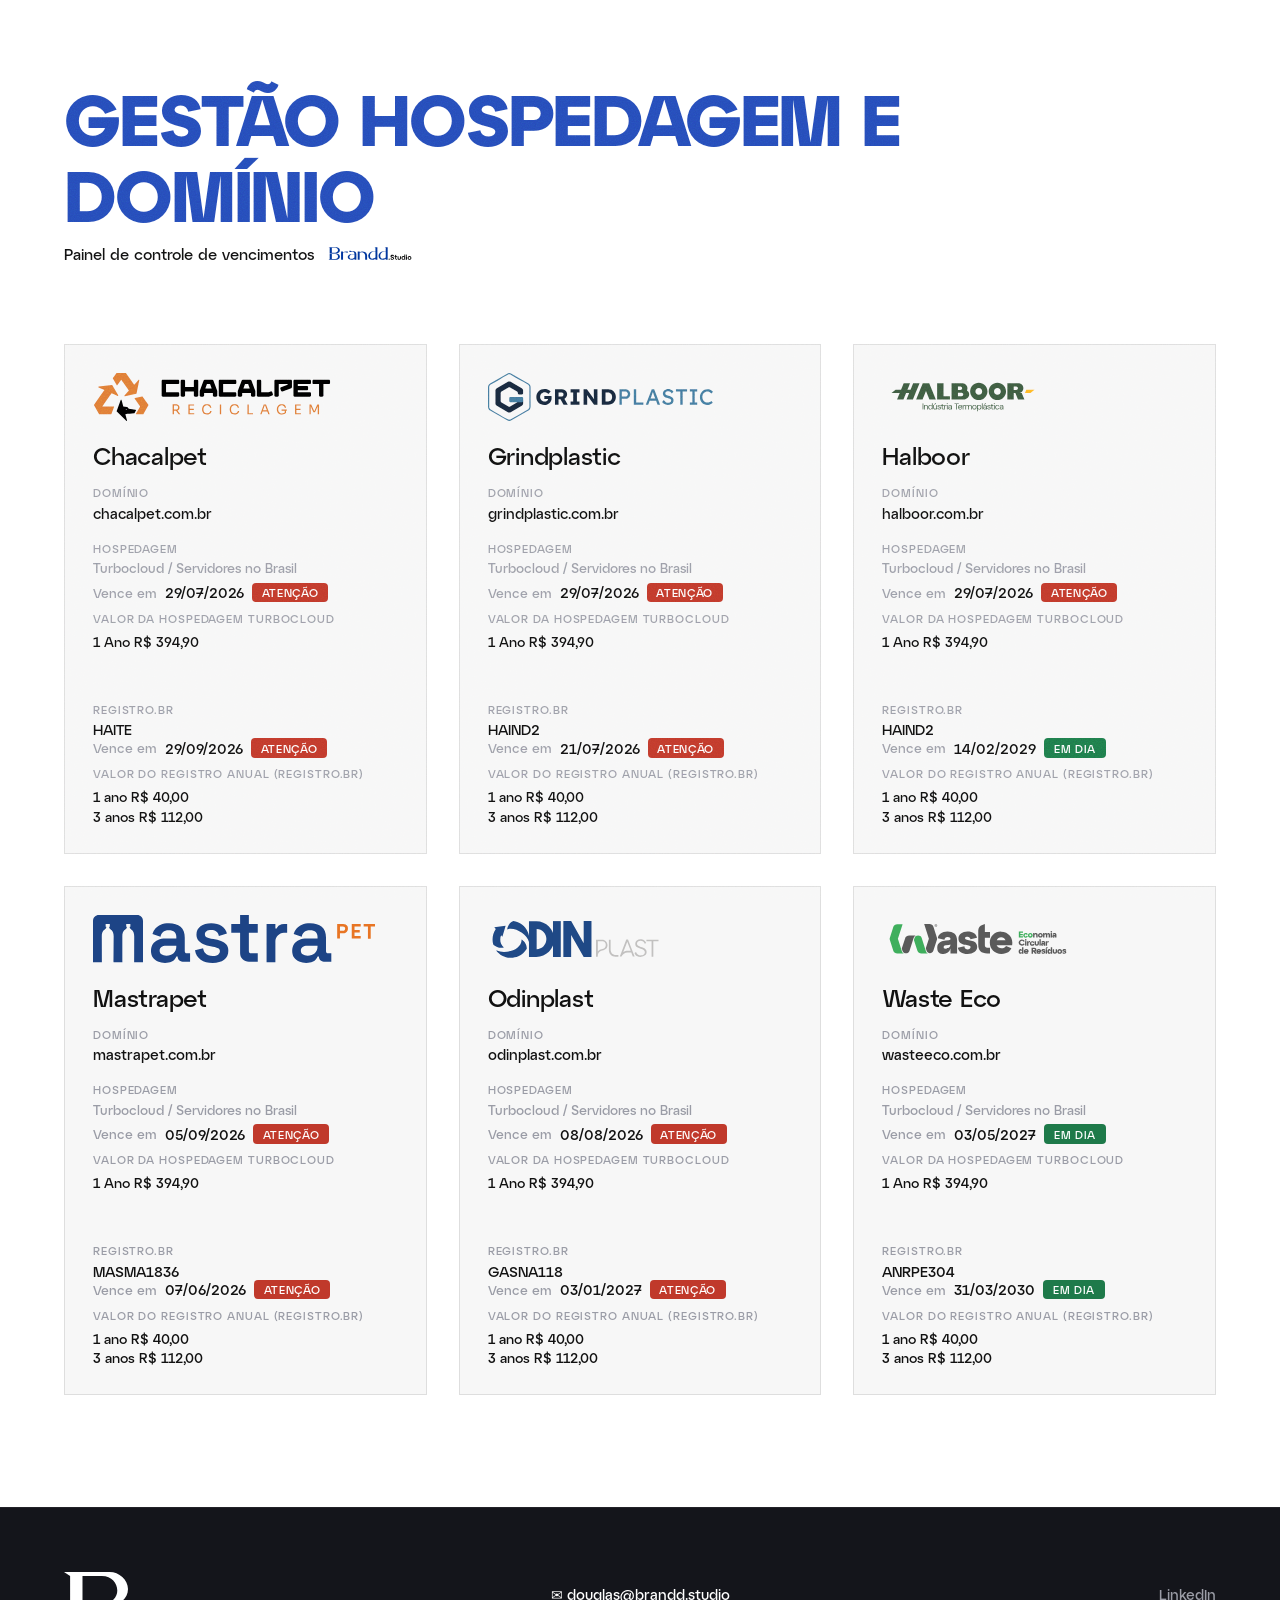
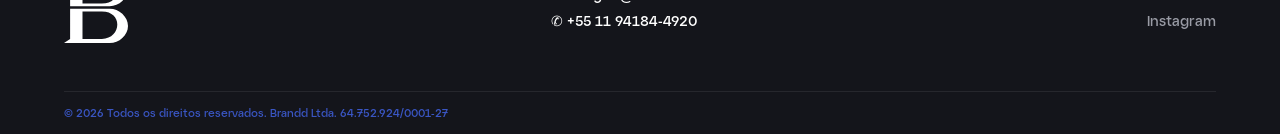
<file: clientes/em8x4kq2f9j3r/gestao-hospedagem-dominios/index.html>
<!DOCTYPE html>
<html lang="pt-BR">
<head>
<meta charset="UTF-8">
<meta name="viewport" content="width=device-width, initial-scale=1.0">
<title>Gestão Hospedagem e Domínio — Brandd Studio</title>
<link rel="stylesheet" href="styles.css">
<link rel="icon" type="image/svg+xml" href="../../../assets/favicon.svg">
</head>
<body>

<header class="page-header">
  <h1>Gestão Hospedagem e Domínio</h1>
  <p class="subtext">
    Painel de controle de vencimentos
    <img class="subtext-logo" src="../../../logo/brandd-logo.svg" alt="Brandd Studio">
  </p>
</header>

<main class="cards-grid">

  <article class="card" data-hosting="2026-07-29" data-registro="2026-09-29">
    <img class="card-logo" src="assets/chacalpet-logo.svg" alt="Chacalpet">
    <h2>Chacalpet</h2>
    <div class="field">
      <span class="label">Domínio</span>
      <span class="value">chacalpet.com.br</span>
    </div>
    <div class="field">
      <span class="label">Hospedagem</span>
      <span class="provider">Turbocloud / Servidores no Brasil</span>
      <span class="due-line">Vence em <span class="date">29/07/2026</span> <span class="badge badge-hosting"></span></span>
      <div class="price-block">
        <span class="label">Valor da Hospedagem TurboCloud</span>
        <span class="price-line">1 Ano <strong>R$ 394,90</strong></span>
      </div>
    </div>
    <div class="divider"></div>
    <div class="field">
      <span class="label">Registro.br</span>
      <span class="value">HAITE</span>
      <span class="due-line">Vence em <span class="date">29/09/2026</span> <span class="badge badge-registro"></span></span>
      <div class="price-block">
        <span class="label">Valor do Registro Anual (Registro.br)</span>
        <span class="price-line">1 ano <strong>R$ 40,00</strong></span>
        <span class="price-line">3 anos <strong>R$ 112,00</strong></span>
      </div>
    </div>
  </article>

  <article class="card" data-hosting="2026-07-29" data-registro="2026-07-21">
    <img class="card-logo" src="assets/grindplastic-logo.svg" alt="Grindplastic">
    <h2>Grindplastic</h2>
    <div class="field">
      <span class="label">Domínio</span>
      <span class="value">grindplastic.com.br</span>
    </div>
    <div class="field">
      <span class="label">Hospedagem</span>
      <span class="provider">Turbocloud / Servidores no Brasil</span>
      <span class="due-line">Vence em <span class="date">29/07/2026</span> <span class="badge badge-hosting"></span></span>
      <div class="price-block">
        <span class="label">Valor da Hospedagem TurboCloud</span>
        <span class="price-line">1 Ano <strong>R$ 394,90</strong></span>
      </div>
    </div>
    <div class="divider"></div>
    <div class="field">
      <span class="label">Registro.br</span>
      <span class="value">HAIND2</span>
      <span class="due-line">Vence em <span class="date">21/07/2026</span> <span class="badge badge-registro"></span></span>
      <div class="price-block">
        <span class="label">Valor do Registro Anual (Registro.br)</span>
        <span class="price-line">1 ano <strong>R$ 40,00</strong></span>
        <span class="price-line">3 anos <strong>R$ 112,00</strong></span>
      </div>
    </div>
  </article>

  <article class="card" data-hosting="2026-07-29" data-registro="2029-02-14">
    <img class="card-logo" src="assets/halboor-logo.svg" alt="Halboor">
    <h2>Halboor</h2>
    <div class="field">
      <span class="label">Domínio</span>
      <span class="value">halboor.com.br</span>
    </div>
    <div class="field">
      <span class="label">Hospedagem</span>
      <span class="provider">Turbocloud / Servidores no Brasil</span>
      <span class="due-line">Vence em <span class="date">29/07/2026</span> <span class="badge badge-hosting"></span></span>
      <div class="price-block">
        <span class="label">Valor da Hospedagem TurboCloud</span>
        <span class="price-line">1 Ano <strong>R$ 394,90</strong></span>
      </div>
    </div>
    <div class="divider"></div>
    <div class="field">
      <span class="label">Registro.br</span>
      <span class="value">HAIND2</span>
      <span class="due-line">Vence em <span class="date">14/02/2029</span> <span class="badge badge-registro"></span></span>
      <div class="price-block">
        <span class="label">Valor do Registro Anual (Registro.br)</span>
        <span class="price-line">1 ano <strong>R$ 40,00</strong></span>
        <span class="price-line">3 anos <strong>R$ 112,00</strong></span>
      </div>
    </div>
  </article>

  <article class="card" data-hosting="2026-09-05" data-registro="2026-06-07">
    <img class="card-logo" src="assets/mastrapet-logo.svg" alt="Mastrapet">
    <h2>Mastrapet</h2>
    <div class="field">
      <span class="label">Domínio</span>
      <span class="value">mastrapet.com.br</span>
    </div>
    <div class="field">
      <span class="label">Hospedagem</span>
      <span class="provider">Turbocloud / Servidores no Brasil</span>
      <span class="due-line">Vence em <span class="date">05/09/2026</span> <span class="badge badge-hosting"></span></span>
      <div class="price-block">
        <span class="label">Valor da Hospedagem TurboCloud</span>
        <span class="price-line">1 Ano <strong>R$ 394,90</strong></span>
      </div>
    </div>
    <div class="divider"></div>
    <div class="field">
      <span class="label">Registro.br</span>
      <span class="value">MASMA1836</span>
      <span class="due-line">Vence em <span class="date">07/06/2026</span> <span class="badge badge-registro"></span></span>
      <div class="price-block">
        <span class="label">Valor do Registro Anual (Registro.br)</span>
        <span class="price-line">1 ano <strong>R$ 40,00</strong></span>
        <span class="price-line">3 anos <strong>R$ 112,00</strong></span>
      </div>
    </div>
  </article>

  <article class="card" data-hosting="2026-08-08" data-registro="2027-01-03">
    <img class="card-logo" src="assets/odinplast-logo.svg" alt="Odinplast">
    <h2>Odinplast</h2>
    <div class="field">
      <span class="label">Domínio</span>
      <span class="value">odinplast.com.br</span>
    </div>
    <div class="field">
      <span class="label">Hospedagem</span>
      <span class="provider">Turbocloud / Servidores no Brasil</span>
      <span class="due-line">Vence em <span class="date">08/08/2026</span> <span class="badge badge-hosting"></span></span>
      <div class="price-block">
        <span class="label">Valor da Hospedagem TurboCloud</span>
        <span class="price-line">1 Ano <strong>R$ 394,90</strong></span>
      </div>
    </div>
    <div class="divider"></div>
    <div class="field">
      <span class="label">Registro.br</span>
      <span class="value">GASNA118</span>
      <span class="due-line">Vence em <span class="date">03/01/2027</span> <span class="badge badge-registro"></span></span>
      <div class="price-block">
        <span class="label">Valor do Registro Anual (Registro.br)</span>
        <span class="price-line">1 ano <strong>R$ 40,00</strong></span>
        <span class="price-line">3 anos <strong>R$ 112,00</strong></span>
      </div>
    </div>
  </article>

  <article class="card" data-hosting="2027-05-03" data-registro="2030-03-31">
    <img class="card-logo" src="assets/waste-eco-logo.svg" alt="Waste Eco">
    <h2>Waste Eco</h2>
    <div class="field">
      <span class="label">Domínio</span>
      <span class="value">wasteeco.com.br</span>
    </div>
    <div class="field">
      <span class="label">Hospedagem</span>
      <span class="provider">Turbocloud / Servidores no Brasil</span>
      <span class="due-line">Vence em <span class="date">03/05/2027</span> <span class="badge badge-hosting"></span></span>
      <div class="price-block">
        <span class="label">Valor da Hospedagem TurboCloud</span>
        <span class="price-line">1 Ano <strong>R$ 394,90</strong></span>
      </div>
    </div>
    <div class="divider"></div>
    <div class="field">
      <span class="label">Registro.br</span>
      <span class="value">ANRPE304</span>
      <span class="due-line">Vence em <span class="date">31/03/2030</span> <span class="badge badge-registro"></span></span>
      <div class="price-block">
        <span class="label">Valor do Registro Anual (Registro.br)</span>
        <span class="price-line">1 ano <strong>R$ 40,00</strong></span>
        <span class="price-line">3 anos <strong>R$ 112,00</strong></span>
      </div>
    </div>
  </article>

</main>

<footer class="site-footer">
  <div class="footer-top">
    <div class="footer-col footer-icon">
      <img src="../../../assets/icone-b.svg" width="64" height="auto" alt="Brandd">
    </div>
    <div class="footer-col footer-contact">
      <a href="mailto:douglas@brandd.studio">✉ douglas@brandd.studio</a>
      <a href="https://wa.me/5511941844920" target="_blank" rel="noopener">✆ +55 11 94184-4920</a>
    </div>
    <div class="footer-col footer-links">
      <a href="#" rel="noopener">LinkedIn</a>
      <a href="#" rel="noopener">Instagram</a>
    </div>
  </div>
  <div class="footer-bottom">
    <p>© 2026 Todos os direitos reservados. Brandd Ltda. 64.752.924/0001-27</p>
  </div>
</footer>

<script>
document.addEventListener('DOMContentLoaded', function () {
  function statusFor(dateStr) {
    var due = new Date(dateStr + 'T00:00:00');
    var today = new Date();
    today.setHours(0, 0, 0, 0);
    var diffDays = Math.round((due - today) / (1000 * 60 * 60 * 24));

    if (diffDays <= 60) {
      return { text: 'Atenção', bg: '#c0392b' };
    } else if (diffDays <= 120) {
      return { text: 'Em breve', bg: '#d4a017' };
    } else {
      return { text: 'Em dia', bg: '#1e7a4a' };
    }
  }

  document.querySelectorAll('.card').forEach(function (card) {
    var hosting = card.dataset.hosting;
    var registro = card.dataset.registro;

    var hostingBadge = card.querySelector('.badge-hosting');
    var registroBadge = card.querySelector('.badge-registro');

    var hostingStatus = statusFor(hosting);
    hostingBadge.textContent = hostingStatus.text;
    hostingBadge.style.backgroundColor = hostingStatus.bg;

    var registroStatus = statusFor(registro);
    registroBadge.textContent = registroStatus.text;
    registroBadge.style.backgroundColor = registroStatus.bg;
  });
});
</script>

</body>
</html>
</file>
<file: clientes/em8x4kq2f9j3r/gestao-hospedagem-dominios/styles.css>
@font-face {
  font-family: 'AtypDisplayTRIAL-Bold';
  src: url('../../../fonts/AtypBLDisplay-Bold.woff2') format('woff2');
  font-weight: 700;
  font-style: normal;
  font-display: swap;
}

@font-face {
  font-family: 'AtypDisplayTRIAL-Medium';
  src: url('../../../fonts/AtypBLDisplay-Medium.woff2') format('woff2');
  font-weight: 500;
  font-style: normal;
  font-display: swap;
}

:root {
  --blue: #254bb8;
  --blue-soft: #3a56c4;
  --ink: #14151b;
  --grey: #9a9ca6;
  --grey-light: #ececee;
  --white: #ffffff;
  --black: #111111;
  --radius: 8px;
  --pad-x: clamp(1.25rem, 5vw, 4rem);
  --font-display: 'AtypDisplayTRIAL-Bold', sans-serif;
  --font-medium: 'AtypDisplayTRIAL-Medium', sans-serif;
}

* {
  box-sizing: border-box;
}

html {
  background: var(--white);
}

body {
  margin: 0;
  background: var(--white);
  color: var(--black);
  font-family: var(--font-medium);
  position: relative;
}

body::after {
  content: '';
  position: fixed;
  inset: 0;
  pointer-events: none;
  z-index: 999;
  opacity: 0.3;
  mix-blend-mode: overlay;
  background-image: url("data:image/svg+xml;utf8,<svg xmlns='http://www.w3.org/2000/svg' width='160' height='160'><filter id='n'><feTurbulence type='fractalNoise' baseFrequency='0.85' numOctaves='3' stitchTiles='stitch'/></filter><rect width='100%25' height='100%25' filter='url(%23n)'/></svg>");
  background-repeat: repeat;
}

img {
  display: block;
  max-width: 100%;
}

/* Header */

.page-header {
  background: var(--white);
  padding: clamp(3rem, 8vw, 5rem) var(--pad-x);
}

.page-header h1 {
  margin: 0 0 0.75rem;
  font-family: var(--font-display);
  text-transform: uppercase;
  letter-spacing: -0.03em;
  font-size: clamp(2.2rem, 6vw, 4.5rem);
  color: var(--blue);
  line-height: 1.05;
}

.page-header .subtext {
  margin: 0;
  font-size: 0.95rem;
  color: var(--black);
  display: flex;
  align-items: center;
  gap: 0.6rem;
}

.subtext-logo {
  height: 1.32rem;
  width: auto;
}

/* Cards grid */

.cards-grid {
  background: var(--white);
  padding: 0 var(--pad-x) clamp(4rem, 10vw, 7rem);
  display: grid;
  grid-template-columns: 1fr;
  gap: clamp(1.25rem, 3vw, 2rem);
}

@media (min-width: 580px) {
  .cards-grid {
    grid-template-columns: repeat(2, 1fr);
  }
}

@media (min-width: 900px) {
  .cards-grid {
    grid-template-columns: repeat(3, 1fr);
  }
}

.card {
  background: rgba(0, 0, 0, 0.03);
  border: 1px solid rgba(0, 0, 0, 0.1);
  border-radius: 0;
  padding: clamp(1.25rem, 3vw, 1.75rem);
  display: flex;
  flex-direction: column;
  align-items: flex-start;
}

.card-logo {
  height: 48px;
  width: auto;
  object-fit: contain;
  object-position: left;
  align-self: flex-start;
  margin-left: 0;
  margin-bottom: 1.25rem;
}

.card h2 {
  font-family: var(--font-medium);
  font-weight: normal;
  font-size: clamp(1.2rem, 2.5vw, 1.5rem);
  color: var(--black);
  letter-spacing: -0.01em;
  margin: 0 0 1rem;
}

.field {
  display: flex;
  flex-direction: column;
  margin-bottom: 1.25rem;
}

.field:last-child {
  margin-bottom: 0;
}

.label {
  font-size: 0.7rem;
  color: var(--grey);
  text-transform: uppercase;
  letter-spacing: 0.08em;
  margin-bottom: 0.35rem;
}

.value {
  font-size: 0.9rem;
  color: var(--black);
}

.provider {
  font-size: 0.82rem;
  color: var(--grey);
  margin-bottom: 0.4rem;
}

.due-line {
  font-size: 0.8rem;
  color: var(--grey);
  display: flex;
  align-items: center;
  gap: 0.5rem;
  flex-wrap: wrap;
}

.due-line .date {
  font-family: var(--font-medium);
  font-size: 0.9rem;
  color: var(--black);
}

.divider {
  border-top: 1px solid rgba(0, 0, 0, 0.1);
  margin: 1rem 0;
}

.price-block {
  margin-top: 0.6rem;
  display: flex;
  flex-direction: column;
  gap: 0.15rem;
}

.price-line {
  font-size: 0.85rem;
  color: var(--black);
}

.price-line strong {
  font-family: var(--font-medium);
  font-weight: normal;
}

.badge {
  display: inline-block;
  padding: 0.2rem 0.6rem;
  border-radius: 4px;
  font-size: 0.7rem;
  text-transform: uppercase;
  letter-spacing: 0.06em;
  color: var(--white);
}

/* Footer */

.site-footer {
  background: var(--ink);
  border-top: 1px solid rgba(255, 255, 255, 0.06);
  padding: clamp(2.5rem, 6vw, 4rem) var(--pad-x) 0;
}

.footer-top {
  display: grid;
  grid-template-columns: 1fr auto 1fr;
  align-items: center;
  gap: 1.5rem;
}

.footer-icon img {
  width: 64px;
  height: auto;
  filter: brightness(0) invert(1);
}

.footer-contact {
  display: flex;
  flex-direction: column;
  align-items: flex-start;
  gap: 0.6rem;
  text-align: left;
  font-size: 0.9rem;
  color: var(--white);
}

.footer-contact a {
  color: var(--white);
  text-decoration: none;
}

.footer-contact a:hover {
  color: var(--blue-soft);
}

.footer-links {
  display: flex;
  flex-direction: column;
  align-items: flex-end;
  gap: 0.6rem;
}

.footer-links a {
  color: var(--grey);
  text-decoration: none;
  font-size: 0.9rem;
}

.footer-links a:hover {
  color: var(--white);
}

.footer-bottom {
  border-top: 1px solid rgba(255, 255, 255, 0.08);
  padding: 0.9rem 0;
  margin-top: clamp(2rem, 5vw, 3rem);
}

.footer-bottom p {
  margin: 0;
  font-size: 0.7rem;
  color: var(--blue-soft);
}

@media (max-width: 768px) {
  .footer-top {
    display: flex;
    flex-direction: column;
    align-items: flex-start;
    text-align: left;
  }

  .footer-contact,
  .footer-links {
    align-items: flex-start;
    text-align: left;
  }
}
</file>
